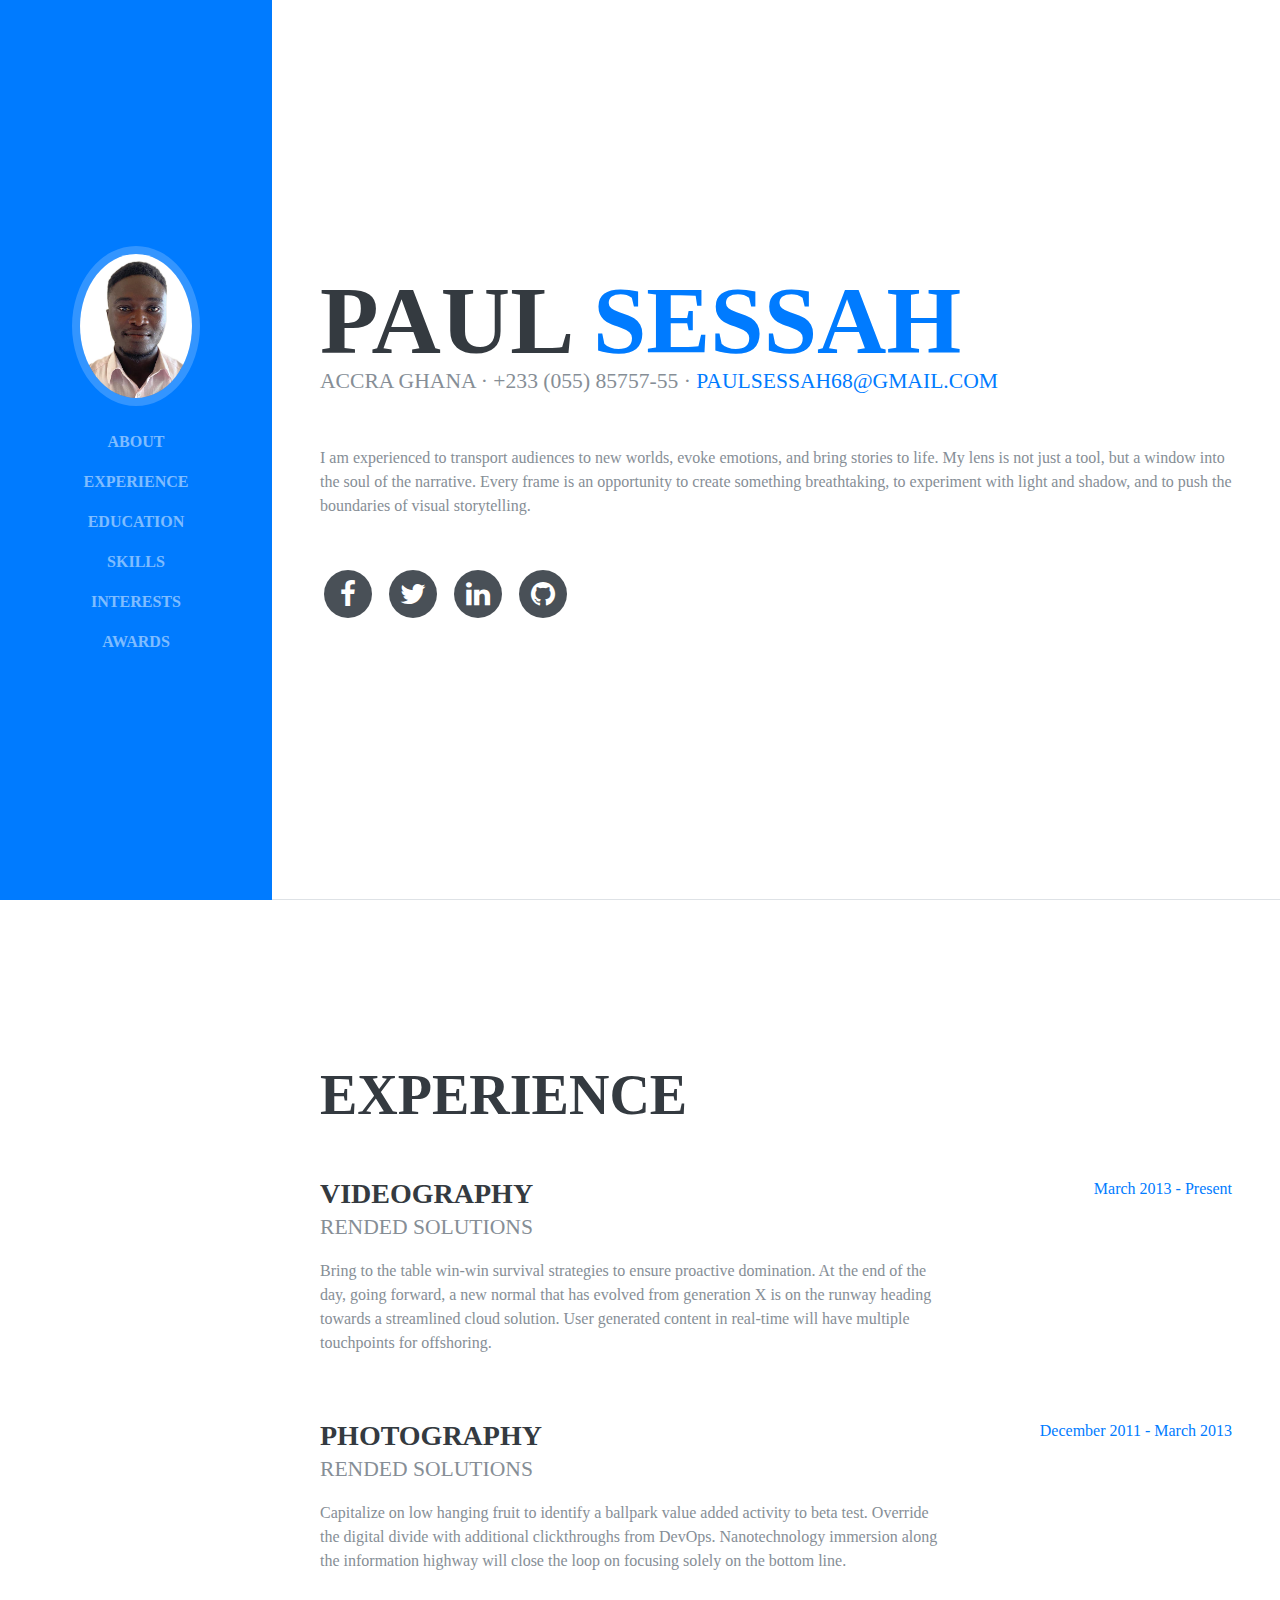
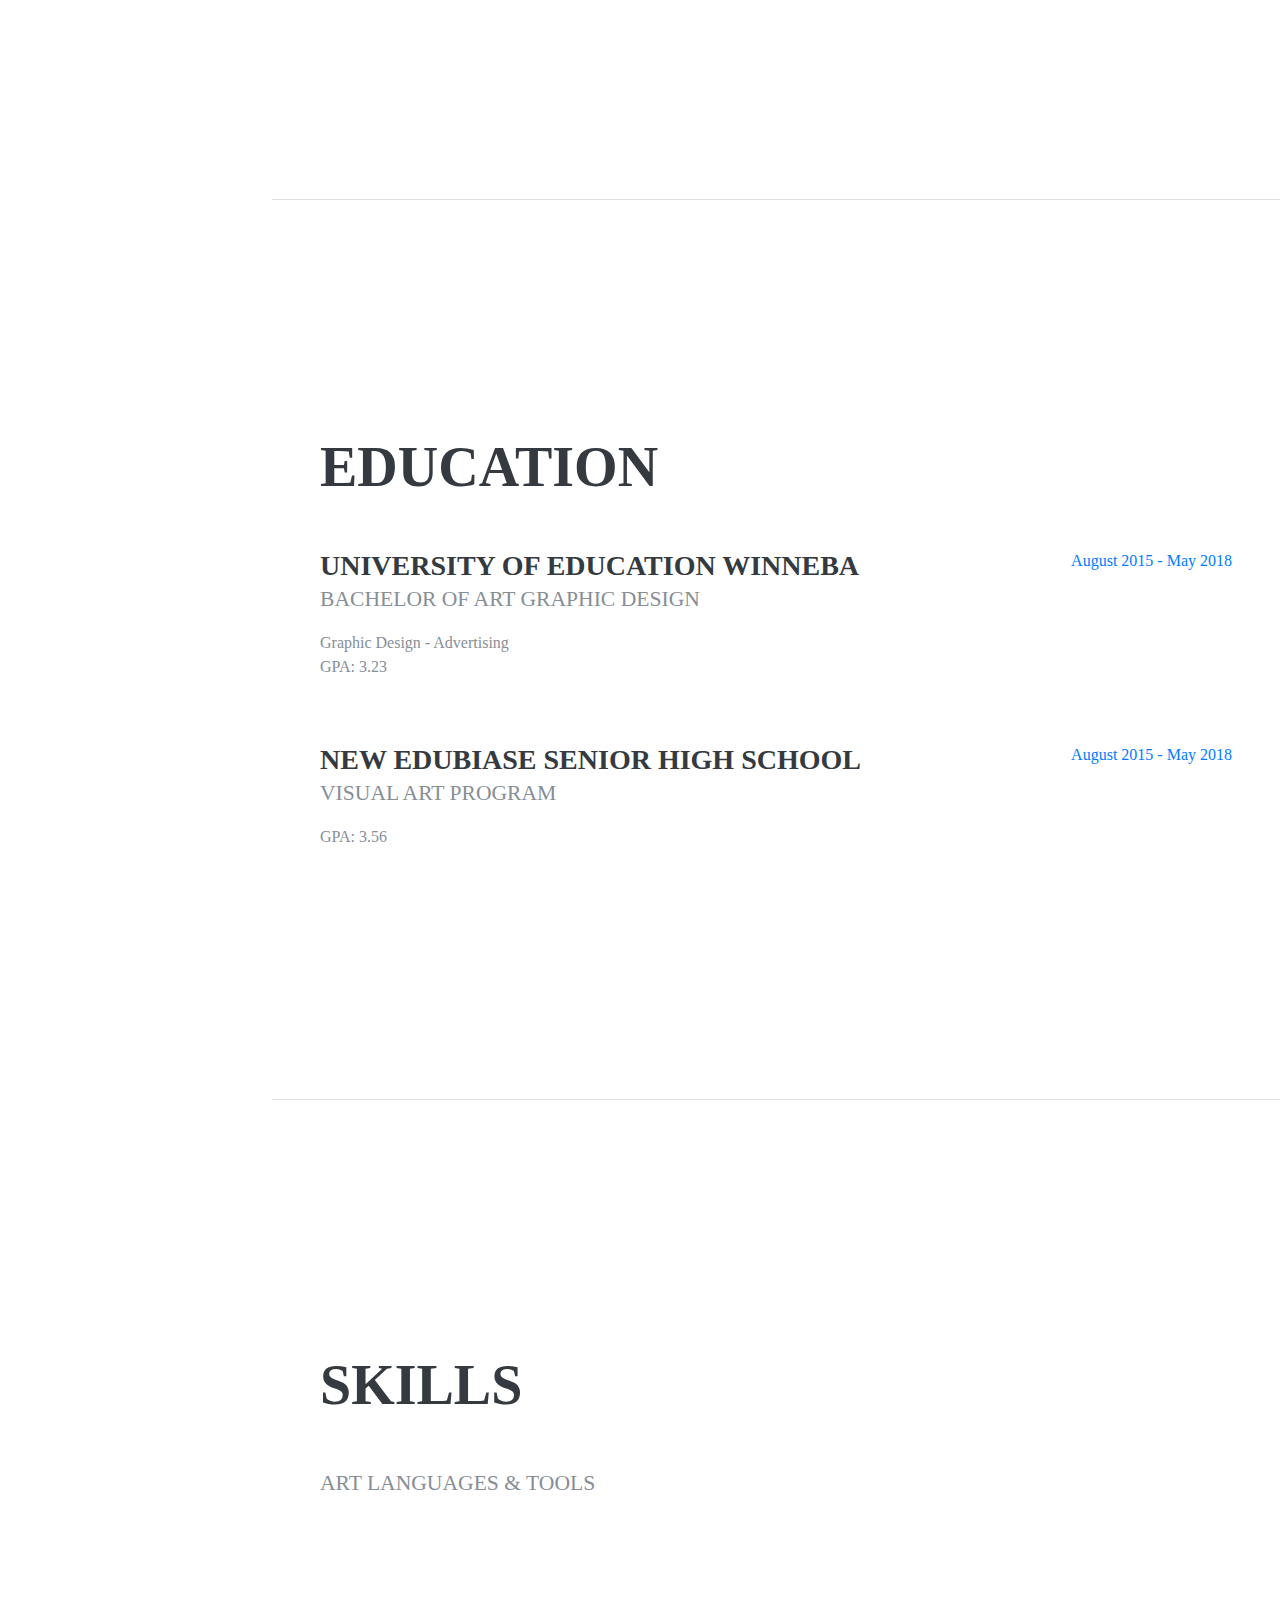
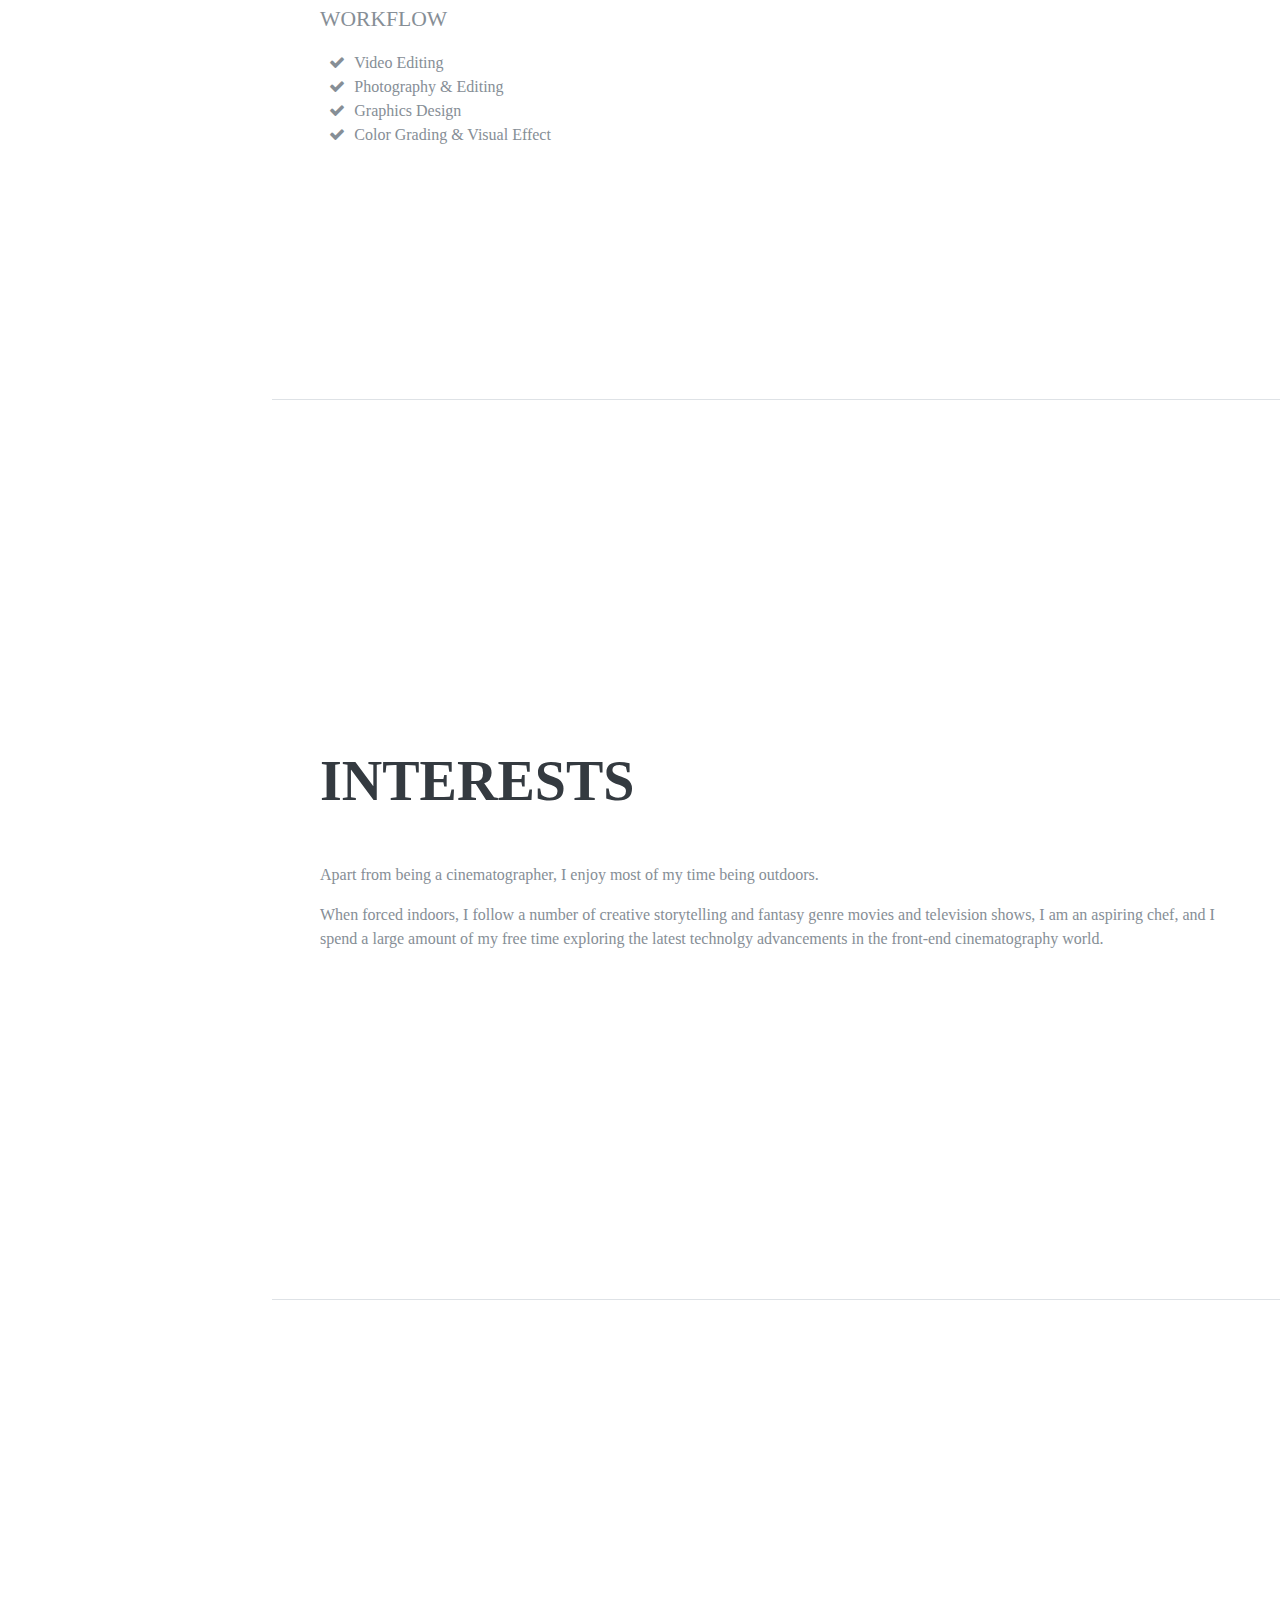
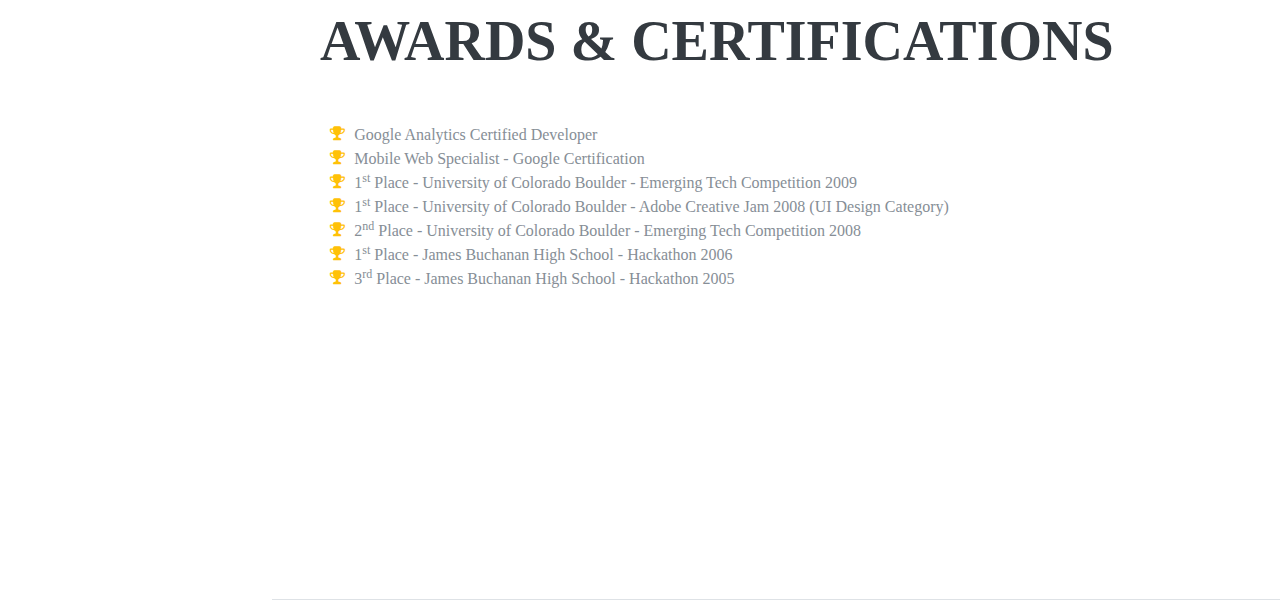
<file: index.html>
<!DOCTYPE html>
<html lang="en">

  <head>

    <meta charset="utf-8">
    <meta name="viewport" content="width=device-width, initial-scale=1, shrink-to-fit=no">
    <meta name="description" content="Welcome to Caps Entertainment Camp">
    <meta name="author" content="Director Caps">

    <title>My Portfolio Site</title>

    <link href="css/bootstrap.css" rel="stylesheet">
    <link href="css/font-awesome.css" rel="stylesheet">
    <link href="css/portfolio.css" rel="stylesheet"> 

  </head>

  <body id="page-top">

   <!-- start of navbar -->
        <nav class="navbar navbar-expand-lg navbar-dark bg-primary fixed-top" id="sideNav">
    <a class="navbar-brand js-scroll-trigger" href="#page-top">
      <span class="d-block d-lg-none">Welcome</span>
      <span class="d-none d-lg-block">
        <img class="img-fluid img-profile rounded-circle mx-auto mb-2" src="img/Passport.jpg" alt="">
      </span>
    </a>
    <button class="navbar-toggler" type="button" data-toggle="collapse" data-target="#navbarSupportedContent" aria-controls="navbarSupportedContent" aria-expanded="false" aria-label="Toggle navigation">
      <span class="navbar-toggler-icon"></span>
    </button>
    <div class="collapse navbar-collapse" id="navbarSupportedContent">
      <ul class="navbar-nav">
        <li class="nav-item">
          <a class="nav-link js-scroll-trigger" href="#about">About</a>
        </li>
        <li class="nav-item">
          <a class="nav-link js-scroll-trigger" href="#experience">Experience</a>
        </li>
        <li class="nav-item">
          <a class="nav-link js-scroll-trigger" href="#education">Education</a>
        </li>
        <li class="nav-item">
          <a class="nav-link js-scroll-trigger" href="#skills">Skills</a>
        </li>
        <li class="nav-item">
          <a class="nav-link js-scroll-trigger" href="#interests">Interests</a>
        </li>
        <li class="nav-item">
          <a class="nav-link js-scroll-trigger" href="#awards">Awards</a>
        </li>
      </ul>
    </div>
  </nav>

    <!-- end of navbar -->

    <div class="container-fluid p-0">

      <section class="resume-section p-3 p-lg-5 d-flex d-column" id="about">
        <div class="my-auto">
          <h1 class="mb-0">Paul
            <span class="text-primary">Sessah</span>
          </h1>
          <div class="subheading mb-5">Accra Ghana · +233 (055) 85757-55 ·
            <a href="mailto:paulsessah68@email.com">paulsessah68@gmail.com</a>
          </div>
          <p class="mb-5">I am experienced to transport audiences to new worlds, evoke emotions, and bring stories to life. My lens is not just a tool, but a window into the soul of the narrative. Every frame is an opportunity to create something breathtaking, to experiment with light and shadow, and to push the boundaries of visual storytelling.</p>
          <ul class="list-inline list-social-icons mb-0">
            <li class="list-inline-item">
              <a href="#">
                <span class="fa-stack fa-lg">
                  <i class="fa fa-circle fa-stack-2x"></i>
                  <i class="fa fa-facebook fa-stack-1x fa-inverse"></i>
                </span>
              </a>
            </li>
            <li class="list-inline-item">
              <a href="#">
                <span class="fa-stack fa-lg">
                  <i class="fa fa-circle fa-stack-2x"></i>
                  <i class="fa fa-twitter fa-stack-1x fa-inverse"></i>
                </span>
              </a>
            </li>
            <li class="list-inline-item">
              <a href="#">
                <span class="fa-stack fa-lg">
                  <i class="fa fa-circle fa-stack-2x"></i>
                  <i class="fa fa-linkedin fa-stack-1x fa-inverse"></i>
                </span>
              </a>
            </li>
            <li class="list-inline-item">
              <a href="#">
                <span class="fa-stack fa-lg">
                  <i class="fa fa-circle fa-stack-2x"></i>
                  <i class="fa fa-github fa-stack-1x fa-inverse"></i>
                </span>
              </a>
            </li>
          </ul>
        </div>
      </section>

      <section class="resume-section p-3 p-lg-5 d-flex flex-column" id="experience">
        <div class="my-auto">
          <h2 class="mb-5">Experience</h2>

          <div class="resume-item d-flex flex-column flex-md-row mb-5">
            <div class="resume-content mr-auto">
              <h3 class="mb-0">Videography</h3>
              <div class="subheading mb-3">Rended Solutions</div>
              <p>Bring to the table win-win survival strategies to ensure proactive domination. At the end of the day, going forward, a new normal that has evolved from generation X is on the runway heading towards a streamlined cloud solution. User generated content in real-time will have multiple touchpoints for offshoring.</p>
            </div>
            <div class="resume-date text-md-right">
              <span class="text-primary">March 2013 - Present</span>
            </div>
          </div>

          <div class="resume-item d-flex flex-column flex-md-row mb-5">
            <div class="resume-content mr-auto">
              <h3 class="mb-0">Photography</h3>
              <div class="subheading mb-3">Rended Solutions</div>
              <p>Capitalize on low hanging fruit to identify a ballpark value added activity to beta test. Override the digital divide with additional clickthroughs from DevOps. Nanotechnology immersion along the information highway will close the loop on focusing solely on the bottom line.</p>
            </div>
            <div class="resume-date text-md-right">
              <span class="text-primary">December 2011 - March 2013</span>
            </div>
          </div>

        </div>

      </section>

      <section class="resume-section p-3 p-lg-5 d-flex flex-column" id="education">
        <div class="my-auto">
          <h2 class="mb-5">Education</h2>

          <div class="resume-item d-flex flex-column flex-md-row mb-5">
            <div class="resume-content mr-auto">
              <h3 class="mb-0">University of Education Winneba</h3>
              <div class="subheading mb-3">Bachelor of Art Graphic Design</div>
              <div>Graphic Design - Advertising</div>
              <p>GPA: 3.23</p>
            </div>
            <div class="resume-date text-md-right">
              <span class="text-primary">August 2015 - May 2018</span>
            </div>
          </div>

          <div class="resume-item d-flex flex-column flex-md-row">
            <div class="resume-content mr-auto">
              <h3 class="mb-0">New Edubiase Senior High School</h3>
              <div class="subheading mb-3">Visual Art Program</div>
              <p>GPA: 3.56</p>
            </div>
            <div class="resume-date text-md-right">
              <span class="text-primary">August 2015 - May 2018</span>
            </div>
          </div>

        </div>
      </section>

      <section class="resume-section p-3 p-lg-5 d-flex flex-column" id="skills">
        <div class="my-auto">
          <h2 class="mb-5">Skills</h2>

          <div class="subheading mb-3">Art Languages &amp; Tools</div>
          <ul class="list-inline list-icons">
            <li class="list-inline-item">
              <i class="devicons devicons-html5"></i>
            </li>
            <li class="list-inline-item">
              <i class="devicons devicons-css3"></i>
            </li>
            <li class="list-inline-item">
              <i class="devicons devicons-javascript"></i>
            </li>
            <li class="list-inline-item">
              <i class="devicons devicons-jquery"></i>
            </li>
            <li class="list-inline-item">
              <i class="devicons devicons-sass"></i>
            </li>
            <li class="list-inline-item">
              <i class="devicons devicons-less"></i>
            </li>
            <li class="list-inline-item">
              <i class="devicons devicons-bootstrap"></i>
            </li>
            <li class="list-inline-item">
              <i class="devicons devicons-wordpress"></i>
            </li>
            <li class="list-inline-item">
              <i class="devicons devicons-grunt"></i>
            </li>
            <li class="list-inline-item">
              <i class="devicons devicons-gulp"></i>
            </li>
            <li class="list-inline-item">
              <i class="devicons devicons-npm"></i>
            </li>
          </ul>

          <div class="subheading mb-3">Workflow</div>
          <ul class="fa-ul mb-0">
            <li>
              <i class="fa-li fa fa-check"></i>
              Video Editing</li>
            <li>
              <i class="fa-li fa fa-check"></i>
              Photography &amp; Editing</li>
            <li>
              <i class="fa-li fa fa-check"></i>
              Graphics Design</li>
            <li>
              <i class="fa-li fa fa-check"></i>
              Color Grading &amp; Visual Effect</li>
          </ul>
        </div>
      </section>

      <section class="resume-section p-3 p-lg-5 d-flex flex-column" id="interests">
        <div class="my-auto">
          <h2 class="mb-5">Interests</h2>
          <p>Apart from being a cinematographer, I enjoy most of my time being outdoors.</p>
          <p class="mb-0">When forced indoors, I follow a number of creative storytelling and fantasy genre movies and television shows, I am an aspiring chef, and I spend a large amount of my free time exploring the latest technolgy advancements in the front-end cinematography world.</p>
        </div>
      </section>

      <section class="resume-section p-3 p-lg-5 d-flex flex-column" id="awards">
        <div class="my-auto">
          <h2 class="mb-5">Awards &amp; Certifications</h2>
          <ul class="fa-ul mb-0">
            <li>
              <i class="fa-li fa fa-trophy text-warning"></i>
              Google Analytics Certified Developer</li>
            <li>
              <i class="fa-li fa fa-trophy text-warning"></i>
              Mobile Web Specialist - Google Certification</li>
            <li>
              <i class="fa-li fa fa-trophy text-warning"></i>
              1<sup>st</sup>
              Place - University of Colorado Boulder - Emerging Tech Competition 2009</li>
            <li>
              <i class="fa-li fa fa-trophy text-warning"></i>
              1<sup>st</sup>
              Place - University of Colorado Boulder - Adobe Creative Jam 2008 (UI Design Category)</li>
            <li>
              <i class="fa-li fa fa-trophy text-warning"></i>
              2<sup>nd</sup>
              Place - University of Colorado Boulder - Emerging Tech Competition 2008</li>
            <li>
            <li>
              <i class="fa-li fa fa-trophy text-warning"></i>
              1<sup>st</sup>
              Place - James Buchanan High School - Hackathon 2006</li>
            <li>
              <i class="fa-li fa fa-trophy text-warning"></i>
              3<sup>rd</sup>
              Place - James Buchanan High School - Hackathon 2005</li>
          </ul>
        </div>
      </section>

    </div>

  </body>

</html>
</file>
<file: css/portfolio.css>
body {
    font-family: 'Open Sans', serif;
    padding-top: 54px;
    color: #868e96; }
  
  @media (min-width: 992px) {
    body {
      padding-top: 0;
      padding-left: 17rem; } }
  
  h1,
  h2,
  h3,
  h4,
  h5,
  h6 {
    font-family: 'Saira Extra Condensed', serif;
    font-weight: 700;
    text-transform: uppercase;
    color: #343a40; }
  
  h1 {
    font-size: 6rem;
    line-height: 5.5rem; }
  
  h2 {
    font-size: 3.5rem; }
  
  .subheading {
    text-transform: uppercase;
    font-weight: 500;
    font-family: 'Saira Extra Condensed', serif;
    font-size: 1.35rem; }
  
  .list-social-icons a {
    color: #495057; }
    .list-social-icons a:hover {
      color: #BD5D38; }
    .list-social-icons a .fa-lg {
      font-size: 1.75rem; }
  
  .list-icons {
    font-size: 3rem; }
    .list-icons .list-inline-item i:hover {
      color: #BD5D38; }
  
  #sideNav .navbar-nav .nav-item .nav-link {
    font-weight: 600;
    text-transform: uppercase; }
  
  @media (min-width: 992px) {
    #sideNav {
      text-align: center;
      position: fixed;
      top: 0;
      left: 0;
      display: flex;
      flex-direction: column;
      width: 17rem;
      height: 100vh; }
      #sideNav .navbar-brand {
        display: flex;
        margin: auto auto 0;
        padding: 0.5rem; }
        #sideNav .navbar-brand .img-profile {
          max-width: 10rem;
          max-height: 10rem;
          border: 0.5rem solid rgba(255, 255, 255, 0.2); }
      #sideNav .navbar-collapse {
        display: flex;
        align-items: flex-start;
        flex-grow: 0;
        width: 100%;
        margin-bottom: auto; }
        #sideNav .navbar-collapse .navbar-nav {
          flex-direction: column;
          width: 100%; }
          #sideNav .navbar-collapse .navbar-nav .nav-item {
            display: block; }
            #sideNav .navbar-collapse .navbar-nav .nav-item .nav-link {
              display: block; } }
  
  section.resume-section {
    border-bottom: 1px solid #dee2e6;
    padding-top: 5rem !important;
    padding-bottom: 5rem !important; }
    section.resume-section .resume-item .resume-date {
      min-width: none; }
  
  @media (min-width: 768px) {
    section.resume-section {
      min-height: 100vh; }
      section.resume-section .resume-item .resume-date {
        min-width: 18rem; } }
  
  @media (min-width: 992px) {
    section.resume-section {
      padding-top: 3rem !important;
      padding-bottom: 3rem !important; } }
</file>
